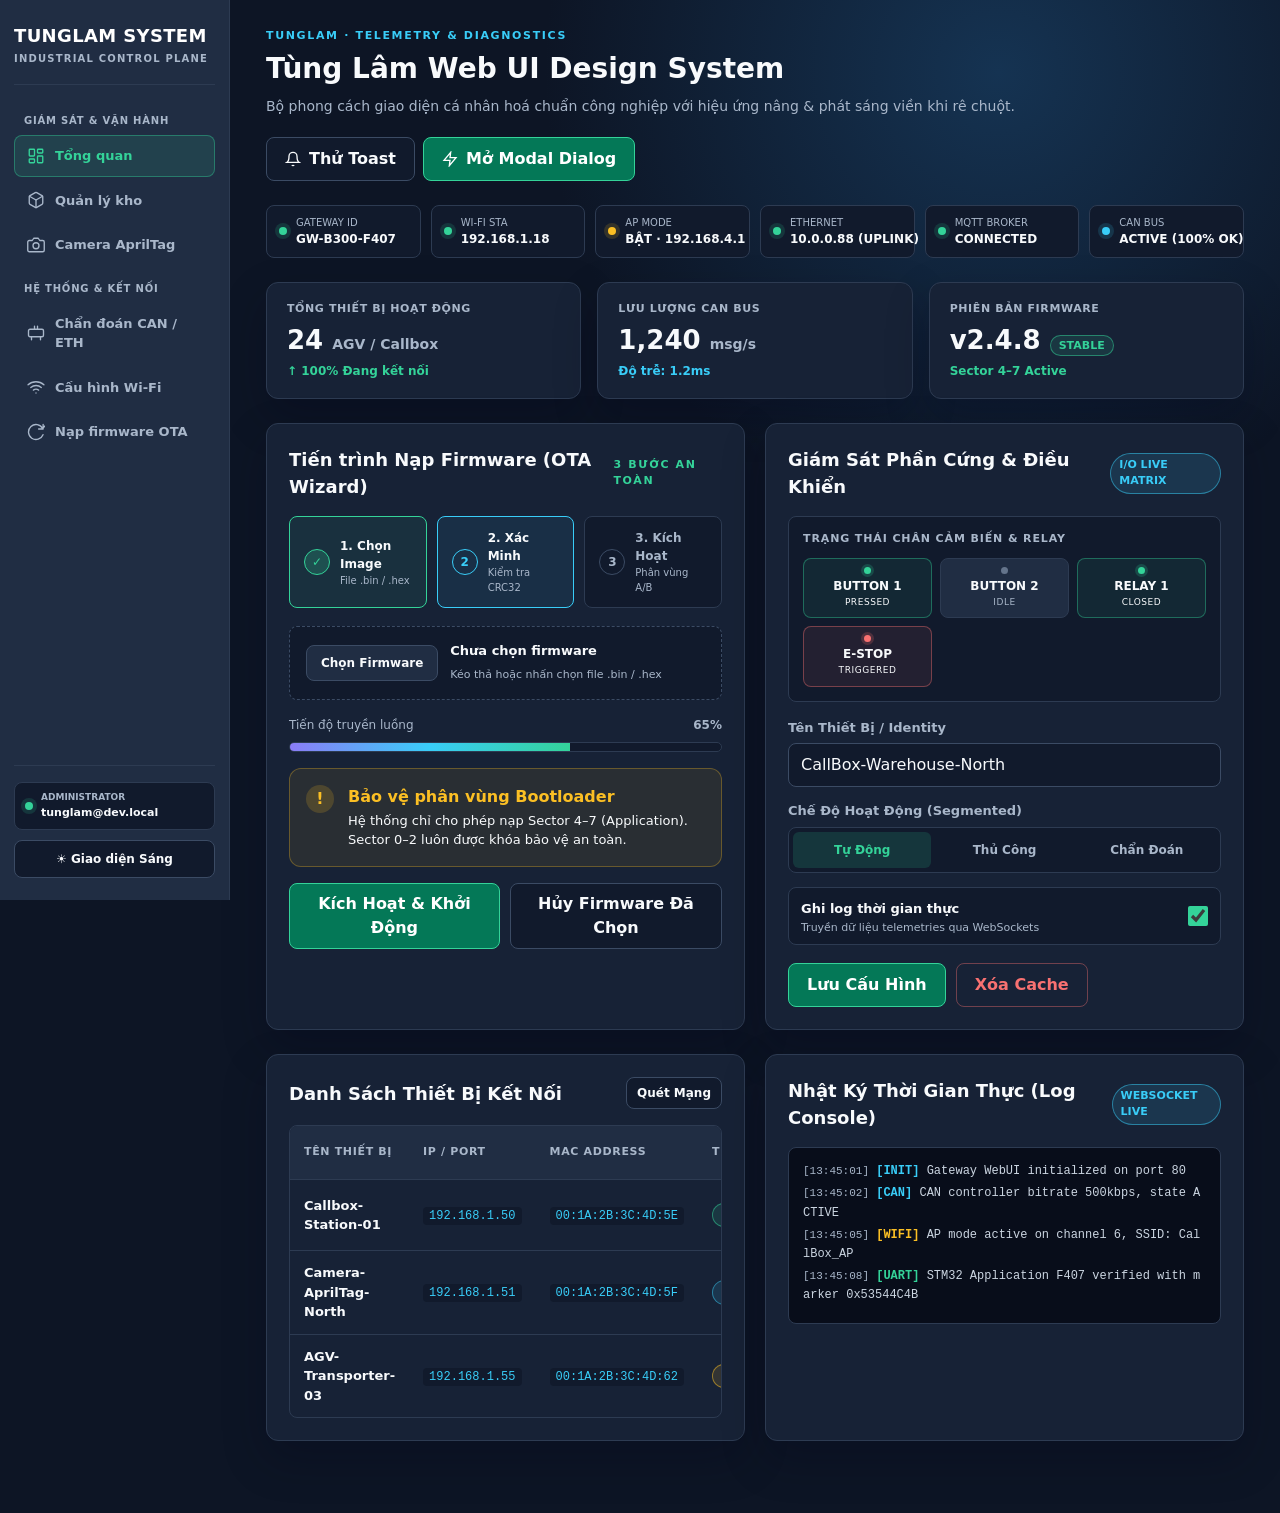
<file: demo/index.html>
<!doctype html>
<html lang="vi" data-theme="dark">
<head>
  <meta charset="utf-8">
  <meta name="viewport" content="width=device-width, initial-scale=1">
  <title>Tùng Lâm Web UI · Design System Showcase</title>
  <link rel="stylesheet" href="ui.css">
</head>
<body>
  <!-- Mobile Drawer Backdrop -->
  <div class="drawer-backdrop" onclick="closeMobileDrawer()"></div>

  <!-- Mobile Topbar -->
  <div class="mobile-topbar">
    <div style="font-weight: 800; font-size: 16px;">TUNGLAM SYSTEM</div>
    <button class="mobile-menu-btn" onclick="openMobileDrawer()" aria-label="Mở menu">
      <svg class="icon" viewBox="0 0 24 24" width="22" height="22" fill="none" stroke="currentColor" stroke-width="2" stroke-linecap="round" stroke-linejoin="round">
        <line x1="3" y1="12" x2="21" y2="12"></line>
        <line x1="3" y1="6" x2="21" y2="6"></line>
        <line x1="3" y1="18" x2="21" y2="18"></line>
      </svg>
    </button>
  </div>

  <div class="app-shell">
    <!-- Sidebar Navigation -->
    <aside class="sidebar">
      <div class="brand-block">
        <div>
          <div class="brand-title">TUNGLAM SYSTEM</div>
          <div class="brand-subtitle">INDUSTRIAL CONTROL PLANE</div>
        </div>
        <button class="mobile-close-btn" onclick="closeMobileDrawer()">✕</button>
      </div>

      <nav class="navigation">
        <span class="nav-group-label">GIÁM SÁT & VẬN HÀNH</span>
        <button class="nav-item active">
          <svg class="icon" viewBox="0 0 24 24" width="18" height="18" fill="none" stroke="currentColor" stroke-width="1.8" stroke-linecap="round" stroke-linejoin="round">
            <rect x="3" y="3" width="7" height="9" rx="1"></rect>
            <rect x="14" y="3" width="7" height="5" rx="1"></rect>
            <rect x="14" y="12" width="7" height="9" rx="1"></rect>
            <rect x="3" y="16" width="7" height="5" rx="1"></rect>
          </svg>
          <span>Tổng quan</span>
        </button>

        <button class="nav-item">
          <svg class="icon" viewBox="0 0 24 24" width="18" height="18" fill="none" stroke="currentColor" stroke-width="1.8" stroke-linecap="round" stroke-linejoin="round">
            <path d="M21 16V8a2 2 0 0 0-1-1.73l-7-4a2 2 0 0 0-2 0l-7 4A2 2 0 0 0 3 8v8a2 2 0 0 0 1 1.73l7 4a2 2 0 0 0 2 0l7-4A2 2 0 0 0 21 16z"></path>
            <polyline points="3.27 6.96 12 12.01 20.73 6.96"></polyline>
            <line x1="12" y1="22.08" x2="12" y2="12"></line>
          </svg>
          <span>Quản lý kho</span>
        </button>

        <button class="nav-item">
          <svg class="icon" viewBox="0 0 24 24" width="18" height="18" fill="none" stroke="currentColor" stroke-width="1.8" stroke-linecap="round" stroke-linejoin="round">
            <path d="M23 19a2 2 0 0 1-2 2H3a2 2 0 0 1-2-2V8a2 2 0 0 1 2-2h4l2-3h6l2 3h4a2 2 0 0 1 2 2z"></path>
            <circle cx="12" cy="13" r="4"></circle>
          </svg>
          <span>Camera AprilTag</span>
        </button>

        <span class="nav-group-label">HỆ THỐNG & KẾT NỐI</span>
        <button class="nav-item">
          <svg class="icon" viewBox="0 0 24 24" width="18" height="18" fill="none" stroke="currentColor" stroke-width="1.8" stroke-linecap="round" stroke-linejoin="round">
            <rect x="2" y="7" width="20" height="10" rx="2"></rect>
            <path d="M6 17v4M18 17v4M10 7V3M14 7V3"></path>
          </svg>
          <span>Chẩn đoán CAN / ETH</span>
        </button>

        <button class="nav-item">
          <svg class="icon" viewBox="0 0 24 24" width="18" height="18" fill="none" stroke="currentColor" stroke-width="1.8" stroke-linecap="round" stroke-linejoin="round">
            <path d="M5 12.55a11 11 0 0 1 14.08 0M1.42 9a16 16 0 0 1 21.16 0M8.53 16.11a6 6 0 0 1 6.95 0M12 20h.01"></path>
          </svg>
          <span>Cấu hình Wi-Fi</span>
        </button>

        <button class="nav-item">
          <svg class="icon" viewBox="0 0 24 24" width="18" height="18" fill="none" stroke="currentColor" stroke-width="1.8" stroke-linecap="round" stroke-linejoin="round">
            <path d="M21.5 2v6h-6M21.34 15.57a10 10 0 1 1-.57-8.38l5.67-5.67"></path>
          </svg>
          <span>Nạp firmware OTA</span>
        </button>
      </nav>

      <div class="sidebar-footer">
        <div class="user-badge">
          <span class="dot ok"></span>
          <div>
            <small>ADMINISTRATOR</small>
            <b>tunglam@dev.local</b>
          </div>
        </div>
        <button id="themeToggleBtn" class="btn secondary" style="width: 100%; font-size: 12px; min-height: 38px;" onclick="toggleTheme()">
          ☀️ Giao diện Sáng
        </button>
      </div>
    </aside>

    <!-- Main Viewport Content -->
    <main class="main-viewport">
      <!-- Hero Header -->
      <header class="hero">
        <div>
          <div class="eyebrow">TUNGLAM · TELEMETRY & DIAGNOSTICS</div>
          <h1>Tùng Lâm Web UI Design System</h1>
          <p class="muted">Bộ phong cách giao diện cá nhân hoá chuẩn công nghiệp với hiệu ứng nâng & phát sáng viền khi rê chuột.</p>
        </div>
        <div style="display: flex; gap: 8px;">
          <button class="btn secondary" onclick="showToast('Kiểm tra kết nối mạng: Ping 1.2ms', 'success')">
            <svg class="icon" viewBox="0 0 24 24" width="16" height="16" fill="none" stroke="currentColor" stroke-width="2"><path d="M18 8A6 6 0 0 0 6 8c0 7-3 9-3 9h18s-3-2-3-9M13.73 21a2 2 0 0 1-3.46 0"></path></svg>
            <span>Thử Toast</span>
          </button>
          <button class="btn primary" onclick="openConfirmModal()">
            <svg class="icon" viewBox="0 0 24 24" width="16" height="16" fill="none" stroke="currentColor" stroke-width="2"><polygon points="13 2 3 14 12 14 11 22 21 10 12 10 13 2"></polygon></svg>
            <span>Mở Modal Dialog</span>
          </button>
        </div>
      </header>

      <!-- System Status Bar -->
      <section class="system-bar">
        <div class="system-item ok" title="Gateway Online">
          <i></i>
          <span>
            <small>Gateway ID</small>
            <b>GW-B300-F407</b>
          </span>
        </div>
        <div class="system-item ok" title="Wi-Fi Connected">
          <i></i>
          <span>
            <small>Wi-Fi STA</small>
            <b>192.168.1.18</b>
          </span>
        </div>
        <div class="system-item warn" title="AP Mode">
          <i></i>
          <span>
            <small>AP Mode</small>
            <b>BẬT · 192.168.4.1</b>
          </span>
        </div>
        <div class="system-item ok" title="Ethernet Uplink">
          <i></i>
          <span>
            <small>Ethernet</small>
            <b>10.0.0.88 (UPLINK)</b>
          </span>
        </div>
        <div class="system-item ok" title="MQTT Cloud">
          <i></i>
          <span>
            <small>MQTT Broker</small>
            <b>CONNECTED</b>
          </span>
        </div>
        <div class="system-item cyan" title="CAN Bus State">
          <i></i>
          <span>
            <small>CAN Bus</small>
            <b>ACTIVE (100% OK)</b>
          </span>
        </div>
      </section>

      <!-- 3 Stat Cards (Lifting Hover Glow) -->
      <section class="grid-3">
        <div class="stat-card">
          <label>TỔNG THIẾT BỊ HOẠT ĐỘNG</label>
          <div class="value">24 <small class="unit">AGV / Callbox</small></div>
          <div class="trend">↑ 100% Đang kết nối</div>
        </div>
        <div class="stat-card">
          <label>LƯU LƯỢNG CAN BUS</label>
          <div class="value">1,240 <small class="unit">msg/s</small></div>
          <div class="trend" style="color: var(--cyan);">Độ trễ: 1.2ms</div>
        </div>
        <div class="stat-card">
          <label>PHIÊN BẢN FIRMWARE</label>
          <div class="value">v2.4.8 <span class="badge ok">STABLE</span></div>
          <div class="trend">Sector 4–7 Active</div>
        </div>
      </section>

      <!-- 2-Column Content Grid -->
      <section class="grid-2">
        <!-- Card 1: Multi-Step Wizard & OTA Uploader -->
        <div class="card">
          <div class="card-head">
            <h2>Tiến trình Nạp Firmware (OTA Wizard)</h2>
            <span class="eyebrow" style="color: var(--accent);">3 BƯỚC AN TOÀN</span>
          </div>

          <div class="steps">
            <div id="step1" class="step done" onclick="setStep(1)" style="cursor: pointer;">
              <span>✓</span>
              <div>
                <b>1. Chọn Image</b>
                <small>File .bin / .hex</small>
              </div>
            </div>
            <div id="step2" class="step active" onclick="setStep(2)" style="cursor: pointer;">
              <span>2</span>
              <div>
                <b>2. Xác Minh</b>
                <small>Kiểm tra CRC32</small>
              </div>
            </div>
            <div id="step3" class="step" onclick="setStep(3)" style="cursor: pointer;">
              <span>3</span>
              <div>
                <b>3. Kích Hoạt</b>
                <small>Phân vùng A/B</small>
              </div>
            </div>
          </div>

          <!-- Drag & Drop Uploader -->
          <div class="filepick">
            <input id="demoFileInput" type="file" accept=".bin,.hex">
            <label class="pickbtn" for="demoFileInput">Chọn Firmware</label>
            <div class="filemeta">
              <b id="fileName">Chưa chọn firmware</b>
              <small id="fileSize">Kéo thả hoặc nhấn chọn file .bin / .hex</small>
            </div>
          </div>

          <div class="progress-wrap">
            <div class="progress-head">
              <span>Tiến độ truyền luồng</span>
              <b id="demoProgressPct">65%</b>
            </div>
            <div class="bar">
              <i id="demoProgressBar" style="width: 65%;"></i>
            </div>
          </div>

          <div class="safety">
            <i>!</i>
            <div>
              <b>Bảo vệ phân vùng Bootloader</b>
              <p>Hệ thống chỉ cho phép nạp Sector 4–7 (Application). Sector 0–2 luôn được khóa bảo vệ an toàn.</p>
            </div>
          </div>

          <div style="display: flex; gap: 10px; margin-top: 16px;">
            <button class="btn primary" onclick="setStep(3); showToast('Đã kích hoạt phân vùng mới!', 'success')">Kích Hoạt & Khởi Động</button>
            <button class="btn secondary" onclick="setStep(1)">Hủy Firmware Đã Chọn</button>
          </div>
        </div>

        <!-- Card 2: Hardware I/O Matrix & Form Controls -->
        <div class="card">
          <div class="card-head">
            <h2>Giám Sát Phần Cứng & Điều Khiển</h2>
            <span class="badge cyan">I/O LIVE MATRIX</span>
          </div>

          <!-- Hardware I/O Sensor Matrix -->
          <div class="io-group">
            <div class="io-label">TRẠNG THÁI CHÂN CẢM BIẾN & RELAY</div>
            <div class="io-chips">
              <div class="io-chip on">
                <span class="io-dot"></span>
                <b>BUTTON 1</b>
                <small>PRESSED</small>
              </div>
              <div class="io-chip">
                <span class="io-dot"></span>
                <b>BUTTON 2</b>
                <small>IDLE</small>
              </div>
              <div class="io-chip green on">
                <span class="io-dot"></span>
                <b>RELAY 1</b>
                <small>CLOSED</small>
              </div>
              <div class="io-chip red on">
                <span class="io-dot"></span>
                <b>E-STOP</b>
                <small>TRIGGERED</small>
              </div>
            </div>
          </div>

          <div class="field">
            <label>Tên Thiết Bị / Identity</label>
            <input type="text" value="CallBox-Warehouse-North" placeholder="Nhập tên thiết bị">
          </div>

          <div class="field">
            <label>Chế Độ Hoạt Động (Segmented)</label>
            <div class="segmented">
              <button class="active" onclick="setSegmented(this, 'auto')">Tự Động</button>
              <button onclick="setSegmented(this, 'manual')">Thủ Công</button>
              <button onclick="setSegmented(this, 'debug')">Chẩn Đoán</button>
            </div>
          </div>

          <div class="switch-line" style="margin-bottom: 14px;">
            <div>
              <b style="font-size: 13px;">Ghi log thời gian thực</b>
              <small class="muted" style="display: block; font-size: 11px;">Truyền dữ liệu telemetries qua WebSockets</small>
            </div>
            <input type="checkbox" checked onchange="showToast('Đã thay đổi thiết lập telemetry log', 'info')">
          </div>

          <div style="display: flex; gap: 10px; margin-top: 18px;">
            <button class="btn primary" onclick="showToast('Đã lưu cấu hình thành công!', 'success')">Lưu Cấu Hình</button>
            <button class="btn danger" onclick="showToast('Đã xóa bộ nhớ đệm cache', 'error')">Xóa Cache</button>
          </div>
        </div>
      </section>

      <!-- Data Table & Real-time Console Grid -->
      <section class="grid-2">
        <!-- Data Table -->
        <div class="card">
          <div class="card-head">
            <h2>Danh Sách Thiết Bị Kết Nối</h2>
            <button class="btn secondary btn-sm" onclick="showToast('Đã quét lại mạng thành công', 'info')">Quét Mạng</button>
          </div>
          <div class="table-container">
            <table class="table">
              <thead>
                <tr>
                  <th>TÊN THIẾT BỊ</th>
                  <th>IP / PORT</th>
                  <th>MAC ADDRESS</th>
                  <th>TRẠNG THÁI</th>
                  <th style="text-align: right;">THAO TÁC</th>
                </tr>
              </thead>
              <tbody>
                <tr>
                  <td><b>Callbox-Station-01</b></td>
                  <td><code>192.168.1.50</code></td>
                  <td><code>00:1A:2B:3C:4D:5E</code></td>
                  <td><span class="badge ok">ONLINE</span></td>
                  <td style="text-align: right;">
                    <button class="btn secondary btn-sm" onclick="showToast('Mở chi tiết Callbox-01', 'info')">Chi tiết</button>
                  </td>
                </tr>
                <tr>
                  <td><b>Camera-AprilTag-North</b></td>
                  <td><code>192.168.1.51</code></td>
                  <td><code>00:1A:2B:3C:4D:5F</code></td>
                  <td><span class="badge cyan">STREAMING</span></td>
                  <td style="text-align: right;">
                    <button class="btn secondary btn-sm" onclick="showToast('Mở video stream camera', 'info')">Xem Live</button>
                  </td>
                </tr>
                <tr>
                  <td><b>AGV-Transporter-03</b></td>
                  <td><code>192.168.1.55</code></td>
                  <td><code>00:1A:2B:3C:4D:62</code></td>
                  <td><span class="badge warn">BUSY</span></td>
                  <td style="text-align: right;">
                    <button class="btn secondary btn-sm" onclick="showToast('Mở lệnh AGV-03', 'info')">Điều khiển</button>
                  </td>
                </tr>
              </tbody>
            </table>
          </div>
        </div>

        <!-- Real-Time Log Console -->
        <div class="card">
          <div class="card-head">
            <h2>Nhật Ký Thời Gian Thực (Log Console)</h2>
            <span class="badge cyan">WEBSOCKET LIVE</span>
          </div>
          <div class="log-console" id="logConsole">
            <div class="log-entry info"><span class="log-time">[13:45:01]</span> <span class="log-tag">[INIT]</span> Gateway WebUI initialized on port 80</div>
            <div class="log-entry info"><span class="log-time">[13:45:02]</span> <span class="log-tag">[CAN]</span> CAN controller bitrate 500kbps, state ACTIVE</div>
            <div class="log-entry warn"><span class="log-time">[13:45:05]</span> <span class="log-tag">[WIFI]</span> AP mode active on channel 6, SSID: CallBox_AP</div>
            <div class="log-entry success"><span class="log-time">[13:45:08]</span> <span class="log-tag">[UART]</span> STM32 Application F407 verified with marker 0x53544C4B</div>
          </div>
        </div>
      </section>
    </main>
  </div>

  <!-- Native Modal Dialog -->
  <dialog class="gw-modal" id="demoModal">
    <div class="gw-modal-brand">
      <span>TUNGLAM · XÁC NHẬN HỆ THỐNG</span>
      <span style="color: var(--muted); cursor: pointer;" onclick="closeConfirmModal()">✕</span>
    </div>
    <div class="gw-modal-content">
      <div class="gw-modal-icon">
        <svg viewBox="0 0 24 24" width="24" height="24" fill="none" stroke="currentColor" stroke-width="2">
          <circle cx="12" cy="12" r="9"></circle>
          <path d="M12 10v6M12 7h.01"></path>
        </svg>
      </div>
      <div class="gw-modal-copy">
        <h2>Xác nhận khởi động lại</h2>
        <p>Bạn có chắc chắn muốn khởi động lại vi điều khiển STM32 và gateway? Thao tác này sẽ làm gián đoạn kết nối trong khoảng 8-10 giây.</p>
      </div>
    </div>
    <div class="gw-modal-actions">
      <button class="btn secondary" type="button" onclick="closeConfirmModal()">Hủy Bỏ</button>
      <button class="btn primary" type="button" onclick="closeConfirmModal(); showToast('Lệnh khởi động lại đã được gửi!', 'warn');">Tiến Hành Khởi Động</button>
    </div>
  </dialog>

  <script src="ui.js"></script>
</body>
</html>
</file>
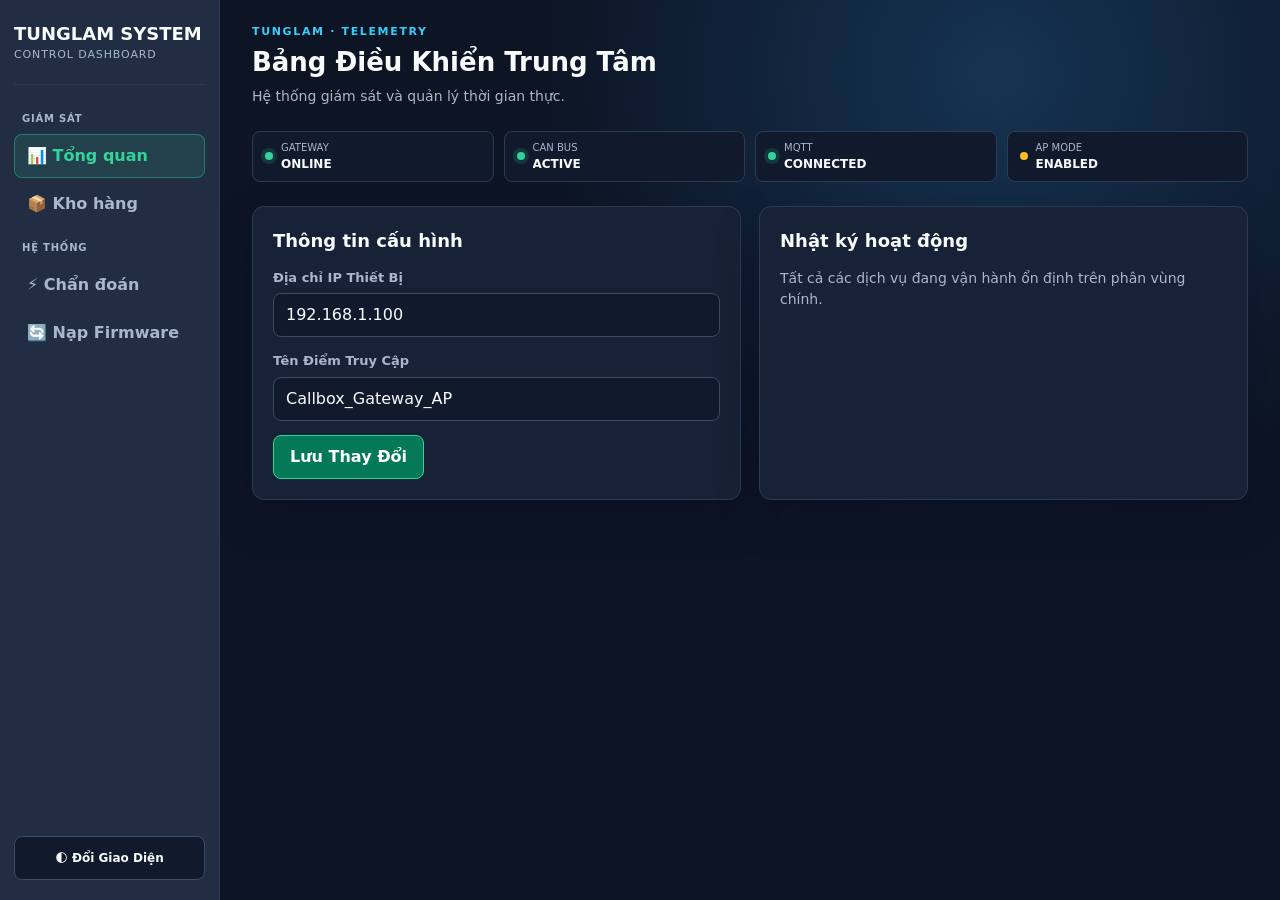
<file: .agents/skills/tunglam-webui/references/boilerplate_template.html>
<!doctype html>
<html lang="vi" data-theme="dark">
<head>
  <meta charset="utf-8">
  <meta name="viewport" content="width=device-width, initial-scale=1">
  <title>Tung Lam Web UI · Template</title>
  <style>
    /* --- CSS Variables & Design Tokens --- */
    :root {
      color-scheme: dark;
      --bg0: #0d1525;
      --bg1: #153352;
      --surface: #172236;
      --surface-strong: #202d43;
      --surface-soft: #111a2c;
      --border: #3b4b64;
      --border-soft: #2d3b52;
      --text: #f8fafc;
      --muted: #a9b7ca;
      --accent: #34d399;
      --accent-strong: #047857;
      --cyan: #39cdf8;
      --warning: #fbbf24;
      --danger: #f87171;
      --violet: #8b7cf6;
      --radius: 12px;
      --radius-sm: 8px;
      --shadow: 0 18px 45px rgba(2, 6, 23, .24);
      --glow-line: rgba(52, 211, 153, .78);
      --glow-medium: rgba(52, 211, 153, .28);
      --glow-soft: rgba(52, 211, 153, .13);
      --glow-shadow: 0 0 0 1px var(--glow-line), 0 0 18px var(--glow-medium), 0 0 38px var(--glow-soft);
      --sidebar-width: 220px;
    }
    :root[data-theme="light"] {
      color-scheme: light;
      --bg0: #f4f7fb;
      --bg1: #dcebf7;
      --surface: #ffffff;
      --surface-strong: #edf2f8;
      --surface-soft: #f8fafc;
      --border: #a9b7c9;
      --border-soft: #d4dde8;
      --text: #172033;
      --muted: #50627a;
      --accent: #047857;
      --accent-strong: #065f46;
      --cyan: #0284c7;
      --warning: #a16207;
      --danger: #b91c1c;
      --shadow: 0 14px 36px rgba(15, 23, 42, .1);
      --glow-shadow: 0 0 0 1px rgba(16, 185, 129, .62), 0 0 18px rgba(16, 185, 129, .2), 0 0 38px rgba(16, 185, 129, .09);
    }

    /* --- Base Resets --- */
    * { box-sizing: border-box; margin: 0; padding: 0; }
    body {
      min-height: 100vh;
      font-family: -apple-system, BlinkMacSystemFont, "Segoe UI", Roboto, system-ui, sans-serif;
      background: radial-gradient(circle at 78% 8%, var(--bg1) 0, transparent 35%), var(--bg0);
      background-attachment: fixed;
      color: var(--text);
      line-height: 1.5;
    }
    button, input, select { font: inherit; }

    /* --- Shell Layout --- */
    .app-shell { display: flex; min-height: 100vh; }
    .sidebar {
      width: var(--sidebar-width);
      background: var(--surface-strong);
      border-right: 1px solid var(--border-soft);
      padding: 20px 14px;
      display: flex;
      flex-direction: column;
      position: fixed;
      inset: 0 auto 0 0;
      z-index: 50;
      transition: transform .25s ease;
    }
    .brand-block { padding-bottom: 20px; border-bottom: 1px solid var(--border-soft); display: flex; justify-content: space-between; align-items: center; }
    .brand-block strong { display: block; font-size: 18px; color: var(--text); }
    .brand-block span { display: block; font-size: 11px; color: var(--muted); letter-spacing: .08em; text-transform: uppercase; }
    .mobile-close-btn { display: none; background: transparent; border: none; color: var(--muted); font-size: 20px; cursor: pointer; }

    .navigation { display: flex; flex-direction: column; gap: 4px; margin-top: 16px; }
    .navigation-group-label {
      font-size: 10px;
      font-weight: 800;
      color: var(--muted);
      letter-spacing: .08em;
      text-transform: uppercase;
      padding: 10px 8px 4px;
    }
    .navigation button {
      display: flex;
      align-items: center;
      gap: 10px;
      width: 100%;
      padding: 9px 12px;
      border: 1px solid transparent;
      border-radius: var(--radius-sm);
      background: transparent;
      color: var(--muted);
      cursor: pointer;
      font-weight: 600;
      text-align: left;
      transition: all .2s ease;
    }
    .navigation button:hover { background: rgba(52, 211, 153, 0.08); color: var(--text); }
    .navigation button.active {
      background: rgba(52, 211, 153, 0.12);
      border-color: rgba(52, 211, 153, 0.4);
      color: var(--accent);
    }

    .main-content {
      margin-left: var(--sidebar-width);
      width: calc(100% - var(--sidebar-width));
      padding: 24px 32px;
      min-height: 100vh;
    }

    /* Mobile Header */
    .mobile-topbar {
      display: none;
      align-items: center;
      justify-content: space-between;
      padding: 12px 16px;
      background: var(--surface);
      border-bottom: 1px solid var(--border-soft);
      position: sticky;
      top: 0;
      z-index: 40;
    }
    .mobile-menu-btn {
      display: flex;
      align-items: center;
      justify-content: center;
      width: 38px;
      height: 38px;
      border-radius: var(--radius-sm);
      background: var(--surface-soft);
      border: 1px solid var(--border-soft);
      color: var(--text);
      cursor: pointer;
    }
    .drawer-backdrop {
      display: none;
      position: fixed;
      inset: 0;
      background: rgba(2, 6, 23, 0.7);
      backdrop-filter: blur(4px);
      z-index: 45;
    }
    .drawer-backdrop.active { display: block; }

    /* --- Hero Header & Eyebrow --- */
    .hero {
      display: flex;
      justify-content: space-between;
      align-items: center;
      gap: 20px;
      margin-bottom: 24px;
    }
    .eyebrow {
      font-size: 11px;
      font-weight: 800;
      color: var(--cyan);
      letter-spacing: .15em;
      text-transform: uppercase;
    }
    .hero h1 { font-size: 26px; font-weight: 800; margin: 2px 0 4px; }
    .muted { color: var(--muted); font-size: 14px; }

    /* --- Status Chips & System Bar --- */
    .system-bar {
      display: grid;
      grid-template-columns: repeat(auto-fit, minmax(140px, 1fr));
      gap: 10px;
      margin-bottom: 24px;
    }
    .system-item {
      display: flex;
      align-items: center;
      gap: 8px;
      padding: 8px 12px;
      border: 1px solid var(--border-soft);
      border-radius: var(--radius-sm);
      background: var(--surface-soft);
      transition: all .25s ease;
      cursor: default;
    }
    .system-item:hover {
      border-color: var(--accent);
      box-shadow: 0 6px 18px rgba(16, 185, 129, 0.15);
      transform: translateY(-2px);
    }
    .system-item i {
      width: 8px;
      height: 8px;
      border-radius: 50%;
      background: var(--muted);
      flex-shrink: 0;
    }
    .system-item.ok i {
      background: var(--accent);
      box-shadow: 0 0 0 4px rgba(52, 211, 153, 0.15);
    }
    .system-item.warn i { background: var(--warning); }
    .system-item small { display: block; font-size: 10px; color: var(--muted); text-transform: uppercase; }
    .system-item b { display: block; font-size: 12px; font-weight: 700; white-space: nowrap; overflow: hidden; text-overflow: ellipsis; }

    /* --- Cards & Grid --- */
    .grid-2 { display: grid; grid-template-columns: repeat(2, minmax(0, 1fr)); gap: 18px; }
    .card {
      background: var(--surface);
      border: 1px solid var(--border-soft);
      border-radius: var(--radius);
      padding: 20px;
      box-shadow: var(--shadow);
      transition: all .25s ease;
    }
    .card:hover {
      transform: translateY(-3px);
      border-color: var(--accent);
      box-shadow: 0 8px 25px rgba(16, 185, 129, 0.18);
    }
    .card h2 { font-size: 18px; margin-bottom: 14px; font-weight: 700; }

    /* --- Form Inputs & Buttons --- */
    .field { display: flex; flex-direction: column; gap: 6px; margin-bottom: 14px; }
    .field label { font-size: 13px; font-weight: 650; color: var(--muted); }
    .field input, .field select {
      min-height: 44px;
      padding: 8px 12px;
      border: 1px solid var(--border);
      border-radius: var(--radius-sm);
      background: var(--surface-soft);
      color: var(--text);
      transition: all .2s;
    }
    .field input:focus, .field select:focus {
      outline: none;
      border-color: var(--accent);
      box-shadow: var(--glow-shadow);
    }

    .btn {
      display: inline-flex;
      align-items: center;
      justify-content: center;
      min-height: 44px;
      padding: 8px 16px;
      border-radius: var(--radius-sm);
      border: 1px solid var(--border);
      font-weight: 700;
      cursor: pointer;
      background: transparent;
      color: var(--text);
      transition: all .2s;
    }
    .btn.primary {
      background: var(--accent-strong);
      border-color: var(--accent);
      color: #fff;
    }
    .btn.primary:hover { background: var(--accent); color: #03261d; box-shadow: var(--glow-shadow); transform: translateY(-2px); }
    .btn.secondary { background: var(--surface-soft); }
    .btn.secondary:hover { border-color: var(--accent); color: var(--accent); transform: translateY(-2px); }

    /* --- Responsive Collapse --- */
    @media (max-width: 900px) {
      .sidebar { transform: translateX(-100%); box-shadow: var(--shadow); }
      .sidebar.drawer-open { transform: translateX(0); }
      .mobile-close-btn { display: block; }
      .mobile-topbar { display: flex; }
      .main-content { margin-left: 0; width: 100%; padding: 16px; }
      .grid-2 { grid-template-columns: 1fr; }
    }
  </style>
</head>
<body>
  <div class="drawer-backdrop" onclick="closeDrawer()"></div>

  <div class="mobile-topbar">
    <div style="font-weight: 800;">TUNGLAM SYSTEM</div>
    <button class="mobile-menu-btn" onclick="openDrawer()">☰</button>
  </div>

  <div class="app-shell">
    <aside class="sidebar">
      <div class="brand-block">
        <div>
          <strong>TUNGLAM SYSTEM</strong>
          <span>CONTROL DASHBOARD</span>
        </div>
        <button class="mobile-close-btn" onclick="closeDrawer()">✕</button>
      </div>
      <nav class="navigation">
        <span class="navigation-group-label">GIÁM SÁT</span>
        <button class="active">📊 Tổng quan</button>
        <button>📦 Kho hàng</button>
        <span class="navigation-group-label">HỆ THỐNG</span>
        <button>⚡ Chẩn đoán</button>
        <button>🔄 Nạp Firmware</button>
      </nav>
      <div style="margin-top: auto; padding-top: 14px;">
        <button class="btn secondary" style="width: 100%; font-size: 12px;" onclick="toggleTheme()">🌓 Đổi Giao Diện</button>
      </div>
    </aside>

    <main class="main-content">
      <header class="hero">
        <div>
          <div class="eyebrow">TUNGLAM · TELEMETRY</div>
          <h1>Bảng Điều Khiển Trung Tâm</h1>
          <p class="muted">Hệ thống giám sát và quản lý thời gian thực.</p>
        </div>
      </header>

      <section class="system-bar">
        <div class="system-item ok"><i></i><span><small>Gateway</small><b>ONLINE</b></span></div>
        <div class="system-item ok"><i></i><span><small>CAN Bus</small><b>ACTIVE</b></span></div>
        <div class="system-item ok"><i></i><span><small>MQTT</small><b>CONNECTED</b></span></div>
        <div class="system-item warn"><i></i><span><small>AP Mode</small><b>ENABLED</b></span></div>
      </section>

      <section class="grid-2">
        <div class="card">
          <h2>Thông tin cấu hình</h2>
          <div class="field">
            <label>Địa chỉ IP Thiết Bị</label>
            <input type="text" value="192.168.1.100">
          </div>
          <div class="field">
            <label>Tên Điểm Truy Cập</label>
            <input type="text" value="Callbox_Gateway_AP">
          </div>
          <button class="btn primary">Lưu Thay Đổi</button>
        </div>

        <div class="card">
          <h2>Nhật ký hoạt động</h2>
          <p class="muted">Tất cả các dịch vụ đang vận hành ổn định trên phân vùng chính.</p>
        </div>
      </section>
    </main>
  </div>

  <script>
    function toggleTheme() {
      const html = document.documentElement;
      const nextTheme = html.getAttribute('data-theme') === 'light' ? 'dark' : 'light';
      html.setAttribute('data-theme', nextTheme);
    }
    function openDrawer() {
      document.querySelector('.sidebar').classList.add('drawer-open');
      document.querySelector('.drawer-backdrop').classList.add('active');
    }
    function closeDrawer() {
      document.querySelector('.sidebar').classList.remove('drawer-open');
      document.querySelector('.drawer-backdrop').classList.remove('active');
    }
  </script>
</body>
</html>
</file>
<file: demo/ui.css>
/* ==========================================================================
   Tung Lam Design System — Interactive Demo Complete Stylesheet
   ========================================================================== */

:root {
  color-scheme: dark;
  --bg0: #0d1525;
  --bg1: #153352;
  --surface: #172236;
  --surface-strong: #202d43;
  --surface-soft: #111a2c;
  --border: #3b4b64;
  --border-soft: #2d3b52;
  --text: #f8fafc;
  --text-strong: #ffffff;
  --muted: #a9b7ca;
  --accent: #34d399;
  --accent-strong: #047857;
  --accent-ink: #03261d;
  --accent-hover: #10b981;
  --cyan: #39cdf8;
  --warning: #fbbf24;
  --danger: #f87171;
  --danger-strong: #ef4444;
  --violet: #8b7cf6;
  --radius-sm: 8px;
  --radius: 12px;
  --radius-lg: 16px;
  --radius-pill: 999px;
  --shadow: 0 18px 45px rgba(2, 6, 23, 0.24);
  --shadow-lg: 0 28px 80px rgba(2, 6, 23, 0.62);
  --glow-line: rgba(52, 211, 153, 0.78);
  --glow-medium: rgba(52, 211, 153, 0.28);
  --glow-soft: rgba(52, 211, 153, 0.13);
  --glow-shadow: 0 0 0 1px var(--glow-line), 0 0 18px var(--glow-medium), 0 0 38px var(--glow-soft);
  --sidebar-width: 230px;
}

:root[data-theme="light"] {
  color-scheme: light;
  --bg0: #f4f7fb;
  --bg1: #dcebf7;
  --surface: #ffffff;
  --surface-strong: #edf2f8;
  --surface-soft: #f8fafc;
  --border: #a9b7c9;
  --border-soft: #d4dde8;
  --text: #172033;
  --text-strong: #0f172a;
  --muted: #50627a;
  --accent: #047857;
  --accent-strong: #065f46;
  --accent-ink: #ffffff;
  --accent-hover: #059669;
  --cyan: #0284c7;
  --warning: #a16207;
  --danger: #b91c1c;
  --danger-strong: #991b1b;
  --shadow: 0 14px 36px rgba(15, 23, 42, 0.1);
  --shadow-lg: 0 20px 50px rgba(15, 23, 42, 0.18);
  --glow-shadow: 0 0 0 1px rgba(16, 185, 129, 0.62), 0 0 18px rgba(16, 185, 129, 0.2), 0 0 38px rgba(16, 185, 129, 0.09);
}

/* Base Resets */
* { box-sizing: border-box; margin: 0; padding: 0; }
body {
  min-height: 100vh;
  font-family: -apple-system, BlinkMacSystemFont, "Segoe UI", Roboto, system-ui, sans-serif;
  background: radial-gradient(circle at 78% 8%, var(--bg1) 0, transparent 35%), var(--bg0);
  background-attachment: fixed;
  color: var(--text);
  line-height: 1.5;
}
button, input, select, textarea { font: inherit; }

/* SVG Icons */
.icon {
  display: inline-block;
  flex-shrink: 0;
  vertical-align: middle;
}

/* Layout Shell */
.app-shell { display: flex; min-height: 100vh; }

.sidebar {
  width: var(--sidebar-width);
  height: 100vh;
  position: fixed;
  inset: 0 auto 0 0;
  background: var(--surface-strong);
  border-right: 1px solid var(--border-soft);
  padding: 22px 14px;
  display: flex;
  flex-direction: column;
  z-index: 50;
  overflow-y: auto;
  transition: transform .25s ease;
}

.brand-block {
  padding-bottom: 18px;
  border-bottom: 1px solid var(--border-soft);
  margin-bottom: 16px;
  display: flex;
  align-items: center;
  justify-content: space-between;
}
.brand-title {
  font-size: 18px;
  font-weight: 800;
  color: var(--text-strong);
  letter-spacing: .02em;
}
.brand-subtitle {
  font-size: 10px;
  font-weight: 750;
  color: var(--muted);
  letter-spacing: .12em;
  text-transform: uppercase;
  margin-top: 2px;
}

.mobile-close-btn {
  display: none;
  background: transparent;
  border: none;
  color: var(--muted);
  font-size: 20px;
  cursor: pointer;
}

.navigation { display: flex; flex-direction: column; gap: 3px; }
.nav-group-label {
  font-size: 10px;
  font-weight: 800;
  color: var(--muted);
  letter-spacing: .08em;
  text-transform: uppercase;
  padding: 12px 10px 4px;
}
.nav-item {
  display: flex;
  align-items: center;
  gap: 10px;
  width: 100%;
  padding: 10px 12px;
  border-radius: var(--radius-sm);
  border: 1px solid transparent;
  background: transparent;
  color: var(--muted);
  cursor: pointer;
  font-size: 13px;
  font-weight: 650;
  text-align: left;
  transition: all .2s ease;
}
.nav-item:hover { background: rgba(52, 211, 153, 0.08); color: var(--text); }
.nav-item.active {
  background: rgba(52, 211, 153, 0.12);
  border-color: rgba(52, 211, 153, 0.4);
  color: var(--accent);
}

.sidebar-footer {
  margin-top: auto;
  padding-top: 16px;
  border-top: 1px solid var(--border-soft);
  display: flex;
  flex-direction: column;
  gap: 10px;
}

.user-badge {
  display: flex;
  align-items: center;
  gap: 8px;
  padding: 8px 10px;
  border-radius: var(--radius-sm);
  background: var(--surface-soft);
  border: 1px solid var(--border-soft);
  transition: all .25s ease;
  cursor: default;
}
.user-badge:hover {
  border-color: var(--accent);
  box-shadow: 0 4px 16px rgba(16,185,129,0.15);
  transform: translateY(-2px);
}
.user-badge small { display: block; font-size: 9px; color: var(--muted); text-transform: uppercase; font-weight: 700; }
.user-badge b { display: block; font-size: 11px; font-weight: 700; }

.main-viewport {
  margin-left: var(--sidebar-width);
  width: calc(100% - var(--sidebar-width));
  padding: 28px 36px 48px;
  min-height: 100vh;
}

/* Mobile Header Bar */
.mobile-topbar {
  display: none;
  align-items: center;
  justify-content: space-between;
  padding: 12px 16px;
  background: var(--surface);
  border-bottom: 1px solid var(--border-soft);
  position: sticky;
  top: 0;
  z-index: 40;
}
.mobile-menu-btn {
  display: flex;
  align-items: center;
  justify-content: center;
  width: 40px;
  height: 40px;
  border-radius: var(--radius-sm);
  background: var(--surface-soft);
  border: 1px solid var(--border-soft);
  color: var(--text);
  cursor: pointer;
}
.drawer-backdrop {
  display: none;
  position: fixed;
  inset: 0;
  background: rgba(2, 6, 23, 0.7);
  backdrop-filter: blur(4px);
  z-index: 45;
}
.drawer-backdrop.active { display: block; }

/* Hero Section */
.hero {
  display: flex;
  justify-content: space-between;
  align-items: flex-start;
  gap: 20px;
  margin-bottom: 24px;
  flex-wrap: wrap;
}
.eyebrow {
  font-size: 11px;
  font-weight: 800;
  color: var(--cyan);
  letter-spacing: .15em;
  text-transform: uppercase;
}
.hero h1 { font-size: 28px; font-weight: 800; margin: 3px 0 6px; }
.muted { color: var(--muted); font-size: 14px; }

/* System Status Bar (Lifting items) */
.system-bar {
  display: grid;
  grid-template-columns: repeat(auto-fit, minmax(150px, 1fr));
  gap: 10px;
  margin-bottom: 24px;
}
.system-item {
  display: flex;
  align-items: center;
  gap: 9px;
  padding: 9px 12px;
  border-radius: var(--radius-sm);
  background: var(--surface-soft);
  border: 1px solid var(--border-soft);
  transition: all .25s ease;
  cursor: default;
}
.system-item:hover {
  border-color: var(--accent);
  box-shadow: 0 6px 18px rgba(16, 185, 129, 0.15);
  transform: translateY(-2px);
}
.system-item i, .dot {
  width: 8px;
  height: 8px;
  border-radius: 50%;
  background: var(--muted);
  flex-shrink: 0;
}
.system-item.ok i, .dot.ok {
  background: var(--accent);
  box-shadow: 0 0 0 4px rgba(52, 211, 153, 0.15);
}
.system-item.warn i, .dot.warn {
  background: var(--warning);
  box-shadow: 0 0 0 4px rgba(251, 191, 36, 0.15);
}
.system-item.bad i, .dot.bad {
  background: var(--danger);
  box-shadow: 0 0 0 4px rgba(248, 113, 113, 0.15);
}
.system-item.cyan i, .dot.cyan {
  background: var(--cyan);
  box-shadow: 0 0 0 4px rgba(57, 205, 248, 0.15);
}
.system-item small { display: block; font-size: 10px; color: var(--muted); text-transform: uppercase; }
.system-item b { display: block; font-size: 12px; font-weight: 750; white-space: nowrap; }

/* Interactive Stat Cards (Lifting Hover Glow) */
.grid-3 { display: grid; grid-template-columns: repeat(3, minmax(0, 1fr)); gap: 16px; margin-bottom: 24px; }
.stat-card {
  background: var(--surface);
  border: 1px solid var(--border-soft);
  border-radius: var(--radius);
  padding: 18px 20px;
  transition: all .25s ease;
  cursor: default;
  box-shadow: var(--shadow);
}
.stat-card:hover {
  transform: translateY(-3px);
  border-color: var(--accent);
  box-shadow: 0 8px 25px rgba(16, 185, 129, 0.18);
}
.stat-card label { display: block; color: var(--muted); font-size: 11px; font-weight: 750; text-transform: uppercase; letter-spacing: 0.6px; margin-bottom: 8px; }
.stat-card .value { font-size: 26px; font-weight: 800; color: var(--text); line-height: 1.2; }
.stat-card .unit { font-size: 14px; font-weight: 600; color: var(--muted); }
.stat-card .trend { margin-top: 6px; font-size: 12px; color: var(--accent); font-weight: 600; }

/* Grid Layouts & Cards */
.grid-2 { display: grid; grid-template-columns: repeat(2, minmax(0, 1fr)); gap: 20px; margin-bottom: 24px; }
.card {
  background: var(--surface);
  border: 1px solid var(--border-soft);
  border-radius: var(--radius);
  padding: 22px;
  box-shadow: var(--shadow);
  transition: border-color .25s ease;
}
.card:hover { border-color: rgba(52, 211, 153, 0.35); }
.card-head {
  display: flex;
  justify-content: space-between;
  align-items: center;
  margin-bottom: 16px;
}
.card h2 { font-size: 18px; font-weight: 750; }

/* Data Tables */
.table-container { overflow-x: auto; border: 1px solid var(--border-soft); border-radius: var(--radius-sm); }
.table { width: 100%; border-collapse: collapse; text-align: left; font-size: 13px; }
.table th {
  background: var(--surface-strong);
  color: var(--muted);
  font-size: 11px;
  font-weight: 750;
  text-transform: uppercase;
  letter-spacing: .06em;
  padding: 10px 14px;
  border-bottom: 1px solid var(--border-soft);
}
.table td {
  padding: 12px 14px;
  border-bottom: 1px solid var(--border-soft);
  color: var(--text);
  transition: background .15s ease;
}
.table tbody tr:last-child td { border-bottom: none; }
.table tbody tr:hover td { background: rgba(52, 211, 153, 0.04); }
.table code {
  font-family: ui-monospace, SFMono-Regular, Consolas, monospace;
  color: var(--cyan);
  font-size: 12px;
  background: var(--surface-soft);
  padding: 2px 6px;
  border-radius: 4px;
}

/* Badges */
.badge {
  display: inline-flex;
  align-items: center;
  gap: 4px;
  padding: 3px 8px;
  border-radius: var(--radius-pill);
  font-size: 11px;
  font-weight: 750;
  border: 1px solid var(--border);
  background: var(--surface-soft);
}
.badge.ok { border-color: rgba(52, 211, 153, 0.5); background: rgba(52, 211, 153, 0.12); color: var(--accent); }
.badge.cyan { border-color: rgba(57, 205, 248, 0.5); background: rgba(57, 205, 248, 0.12); color: var(--cyan); }
.badge.warn { border-color: rgba(251, 191, 36, 0.5); background: rgba(251, 191, 36, 0.12); color: var(--warning); }
.badge.bad { border-color: rgba(248, 113, 113, 0.5); background: rgba(248, 113, 113, 0.12); color: var(--danger); }

/* Terminal & Log Console */
.log-console {
  background: #080d1a;
  border: 1px solid var(--border-soft);
  border-radius: var(--radius-sm);
  padding: 14px;
  font-family: ui-monospace, SFMono-Regular, Consolas, monospace;
  font-size: 12px;
  line-height: 1.6;
  max-height: 220px;
  overflow-y: auto;
  color: #cbd5e1;
}
.log-entry { margin-bottom: 3px; word-break: break-all; }
.log-time { color: var(--muted); font-size: 11px; }
.log-tag { font-weight: 700; }
.log-entry.info .log-tag { color: var(--cyan); }
.log-entry.warn .log-tag { color: var(--warning); }
.log-entry.error .log-tag { color: var(--danger); }
.log-entry.success .log-tag { color: var(--accent); }

/* Drag & Drop File Upload */
.filepick {
  display: flex;
  align-items: center;
  gap: 12px;
  padding: 14px 16px;
  border: 1px dashed var(--border);
  border-radius: var(--radius-sm);
  background: var(--surface-soft);
  transition: all .2s ease;
  margin-bottom: 16px;
}
.filepick:hover { border-color: var(--accent); background: rgba(52, 211, 153, 0.04); }
.filepick input { position: absolute; opacity: 0; pointer-events: none; }
.pickbtn {
  display: inline-flex;
  align-items: center;
  justify-content: center;
  padding: 8px 14px;
  border-radius: var(--radius-sm);
  background: var(--surface-strong);
  border: 1px solid var(--border);
  color: var(--text);
  font-weight: 700;
  font-size: 12px;
  cursor: pointer;
  white-space: nowrap;
  transition: all .2s ease;
}
.pickbtn:hover { border-color: var(--accent); color: var(--accent); }
.filemeta { min-width: 0; }
.filemeta b { display: block; font-size: 13px; color: var(--text); overflow: hidden; text-overflow: ellipsis; white-space: nowrap; }
.filemeta small { color: var(--muted); font-size: 11px; }

/* Step Wizard */
.steps {
  display: grid;
  grid-template-columns: repeat(3, 1fr);
  gap: 10px;
  margin-bottom: 18px;
}
.step {
  display: flex;
  align-items: center;
  gap: 10px;
  padding: 12px 14px;
  border-radius: var(--radius-sm);
  background: var(--surface-soft);
  border: 1px solid var(--border-soft);
  color: var(--muted);
  transition: all .2s ease;
}
.step:hover { border-color: var(--accent); transform: translateY(-2px); }
.step span {
  display: grid;
  place-items: center;
  width: 26px;
  height: 26px;
  border-radius: 50%;
  border: 1px solid var(--border);
  font-size: 12px;
  font-weight: 800;
  flex-shrink: 0;
}
.step b { display: block; font-size: 12px; color: inherit; }
.step small { display: block; font-size: 10px; color: var(--muted); }
.step.active {
  border-color: var(--cyan);
  background: rgba(57, 205, 248, 0.08);
  color: var(--text);
}
.step.active span { border-color: var(--cyan); color: var(--cyan); }
.step.done {
  border-color: var(--accent);
  background: rgba(52, 211, 153, 0.08);
  color: var(--text);
}
.step.done span {
  border-color: var(--accent);
  background: rgba(52, 211, 153, 0.2);
  color: var(--accent);
}

/* Progress Bar */
.progress-wrap { margin: 16px 0; }
.progress-head { display: flex; justify-content: space-between; font-size: 12px; color: var(--muted); margin-bottom: 8px; }
.bar {
  height: 10px;
  background: var(--surface-soft);
  border: 1px solid var(--border-soft);
  border-radius: var(--radius-pill);
  overflow: hidden;
}
.bar i {
  display: block;
  height: 100%;
  background: linear-gradient(90deg, var(--violet), var(--cyan), var(--accent));
  transition: width .3s ease;
}

/* I/O Hardware Pin Matrix */
.io-group { padding: 14px; background: var(--surface-soft); border: 1px solid var(--border-soft); border-radius: var(--radius-sm); margin-bottom: 16px; }
.io-label { font-size: 11px; font-weight: 750; color: var(--muted); letter-spacing: .08em; text-transform: uppercase; margin-bottom: 10px; }
.io-chips { display: grid; grid-template-columns: repeat(auto-fit, minmax(110px, 1fr)); gap: 8px; }
.io-chip {
  display: flex;
  flex-direction: column;
  align-items: center;
  justify-content: center;
  padding: 8px;
  border-radius: var(--radius-sm);
  background: var(--surface-strong);
  border: 1px solid var(--border-soft);
  color: var(--muted);
  font-size: 11px;
  transition: all .2s ease;
}
.io-chip:hover { border-color: var(--accent); transform: translateY(-2px); }
.io-chip b { font-size: 12px; color: var(--text); margin: 3px 0 1px; }
.io-chip small { font-size: 9px; letter-spacing: .06em; }
.io-chip .io-dot { width: 7px; height: 7px; border-radius: 50%; background: #64748b; }
.io-chip.on { border-color: rgba(52, 211, 153, 0.4); background: rgba(52, 211, 153, 0.08); color: var(--text); }
.io-chip.on .io-dot { background: var(--accent); box-shadow: 0 0 0 3px rgba(52, 211, 153, 0.2); }
.io-chip.green.on .io-dot { background: var(--accent); }
.io-chip.red.on .io-dot { background: var(--danger); box-shadow: 0 0 0 3px rgba(248, 113, 113, 0.2); }
.io-chip.red.on { border-color: rgba(248, 113, 113, 0.4); background: rgba(248, 113, 113, 0.08); }

/* Form Fields & Controls */
.field { display: flex; flex-direction: column; gap: 6px; margin-bottom: 14px; }
.field label, .field-label { font-size: 13px; font-weight: 650; color: var(--muted); }
.field input, .field select, .field textarea {
  min-height: 44px;
  padding: 9px 12px;
  border: 1px solid var(--border);
  border-radius: var(--radius-sm);
  background: var(--surface-soft);
  color: var(--text);
  transition: all .2s ease;
}
.field input:focus, .field select:focus, .field textarea:focus {
  outline: none;
  border-color: var(--accent);
  box-shadow: var(--glow-shadow);
}

/* Segmented Control */
.segmented {
  display: flex;
  gap: 4px;
  padding: 4px;
  background: var(--surface-soft);
  border: 1px solid var(--border-soft);
  border-radius: var(--radius-sm);
}
.segmented button {
  flex: 1;
  min-height: 36px;
  border: none;
  border-radius: 6px;
  background: transparent;
  color: var(--muted);
  font-size: 12px;
  font-weight: 700;
  cursor: pointer;
  transition: all .18s;
}
.segmented button.active {
  background: rgba(52, 211, 153, 0.15);
  color: var(--accent);
}

/* Switch Toggle */
.switch-line {
  display: flex;
  align-items: center;
  justify-content: space-between;
  gap: 12px;
  min-height: 46px;
  padding: 8px 12px;
  background: var(--surface-soft);
  border: 1px solid var(--border-soft);
  border-radius: var(--radius-sm);
  transition: all .2s ease;
}
.switch-line:hover { border-color: var(--accent); }
.switch-line input[type="checkbox"] {
  width: 20px;
  height: 20px;
  accent-color: var(--accent);
  cursor: pointer;
}

/* Buttons */
.btn {
  display: inline-flex;
  align-items: center;
  justify-content: center;
  gap: 8px;
  min-height: 44px;
  padding: 8px 18px;
  border-radius: var(--radius-sm);
  border: 1px solid var(--border);
  font-weight: 700;
  cursor: pointer;
  background: transparent;
  color: var(--text);
  transition: all .2s ease;
}
.btn.primary {
  background: var(--accent-strong);
  border-color: var(--accent);
  color: #fff;
}
.btn.primary:hover:not(:disabled) {
  background: var(--accent);
  color: #03261d;
  box-shadow: var(--glow-shadow);
  transform: translateY(-2px);
}
.btn.secondary { background: var(--surface-soft); }
.btn.secondary:hover:not(:disabled) {
  border-color: var(--accent);
  color: var(--accent);
  transform: translateY(-2px);
}
.btn.danger {
  border-color: rgba(248, 113, 113, 0.4);
  color: var(--danger);
}
.btn.danger:hover:not(:disabled) {
  background: rgba(248, 113, 113, 0.12);
  border-color: var(--danger);
  transform: translateY(-2px);
}
.btn-sm { min-height: 32px; padding: 4px 10px; font-size: 12px; }
.btn:active:not(:disabled) { transform: translateY(1px); }
.btn:disabled { opacity: .55; cursor: not-allowed; }

/* Safety Callouts */
.safety {
  display: flex;
  gap: 14px;
  align-items: flex-start;
  padding: 16px;
  border-radius: var(--radius);
  background: rgba(251, 191, 36, 0.08);
  border: 1px solid rgba(251, 191, 36, 0.3);
  color: var(--warning-text);
  margin: 16px 0;
}
.safety i {
  font-style: normal;
  display: grid;
  place-items: center;
  width: 28px;
  height: 28px;
  border-radius: 50%;
  background: rgba(251, 191, 36, 0.18);
  color: var(--warning);
  font-weight: 900;
  flex-shrink: 0;
}
.safety b { display: block; color: var(--warning); margin-bottom: 2px; }
.safety p { margin: 0; font-size: 13px; }

/* Modal Dialog */
.gw-modal {
  width: min(480px, calc(100% - 32px));
  max-height: calc(100vh - 32px);
  padding: 0;
  border: 1px solid rgba(57, 205, 248, 0.35);
  border-radius: var(--radius-lg);
  background: linear-gradient(145deg, #1b2a42, #111a2c 72%);
  color: var(--text);
  box-shadow: var(--shadow-lg);
  overflow: hidden;
  margin: auto;
}
.gw-modal::backdrop {
  background: rgba(2, 6, 23, 0.75);
  -webkit-backdrop-filter: blur(7px);
  backdrop-filter: blur(7px);
}
.gw-modal[open] { animation: modalIn .2s ease-out; }
.gw-modal-brand {
  display: flex;
  justify-content: space-between;
  align-items: center;
  padding: 16px 20px;
  background: rgba(13, 21, 37, 0.6);
  border-bottom: 1px solid var(--border-soft);
  font-size: 11px;
  font-weight: 800;
  color: var(--cyan);
  letter-spacing: .1em;
}
.gw-modal-content {
  display: grid;
  grid-template-columns: 42px minmax(0, 1fr);
  gap: 14px;
  padding: 22px 20px 18px;
}
.gw-modal-icon {
  width: 42px;
  height: 42px;
  border-radius: 12px;
  display: grid;
  place-items: center;
  background: rgba(57, 205, 248, 0.1);
  border: 1px solid rgba(57, 205, 248, 0.35);
  color: var(--cyan);
}
.gw-modal-copy h2 { font-size: 19px; margin-bottom: 6px; }
.gw-modal-copy p { font-size: 14px; color: var(--muted); line-height: 1.5; }
.gw-modal-actions {
  display: flex;
  justify-content: flex-end;
  gap: 10px;
  padding: 0 20px 20px;
}

/* Toast Notifications */
.toast-container {
  position: fixed;
  bottom: 24px;
  right: 24px;
  z-index: 1000;
  display: flex;
  flex-direction: column;
  gap: 8px;
  pointer-events: none;
}
.toast {
  min-width: 280px;
  max-width: 400px;
  padding: 12px 16px;
  border-radius: var(--radius-sm);
  background: var(--surface-strong);
  border: 1px solid var(--border);
  box-shadow: var(--shadow-lg);
  color: var(--text);
  font-size: 13px;
  font-weight: 600;
  display: flex;
  align-items: center;
  gap: 10px;
  pointer-events: auto;
  animation: toastIn .25s ease-out;
  transition: all .2s ease;
}
.toast.success { border-color: var(--accent); color: #ecfdf5; }
.toast.success::before { content: '✓'; color: var(--accent); font-weight: 900; }
.toast.error { border-color: var(--danger); color: #fef2f2; }
.toast.error::before { content: '✕'; color: var(--danger); font-weight: 900; }
.toast.info { border-color: var(--cyan); color: #ecfeff; }
.toast.info::before { content: 'ℹ'; color: var(--cyan); font-weight: 900; }

@keyframes modalIn {
  from { opacity: 0; transform: translateY(8px) scale(0.98); }
  to { opacity: 1; transform: none; }
}
@keyframes toastIn {
  from { opacity: 0; transform: translateY(12px) scale(0.96); }
  to { opacity: 1; transform: none; }
}

/* Responsive Drawer on Mobile */
@media (max-width: 900px) {
  .sidebar {
    transform: translateX(-100%);
    box-shadow: var(--shadow-lg);
  }
  .sidebar.drawer-open {
    transform: translateX(0);
  }
  .mobile-close-btn { display: block; }
  .mobile-topbar { display: flex; }
  .main-viewport { margin-left: 0; width: 100%; padding: 20px 16px; }
  .grid-2, .grid-3 { grid-template-columns: 1fr; }
  .steps { grid-template-columns: 1fr; }
}
</file>
